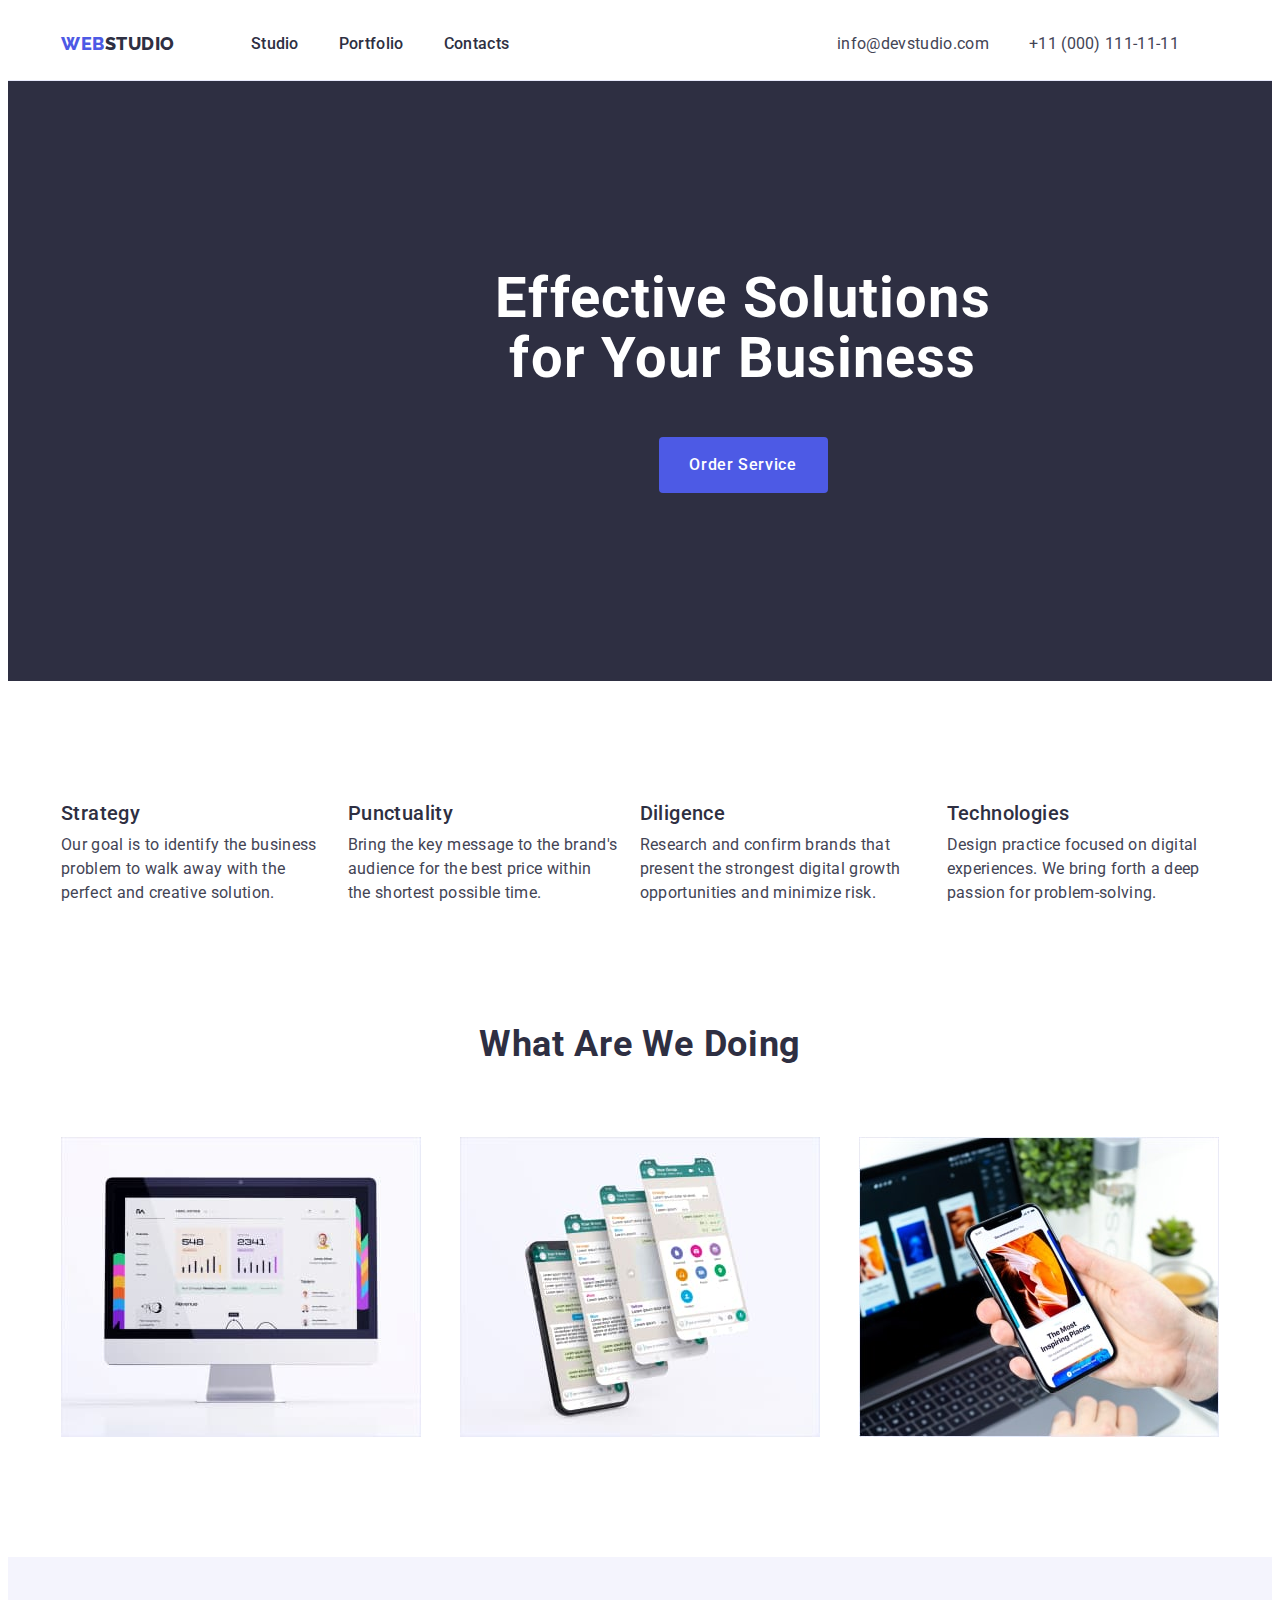
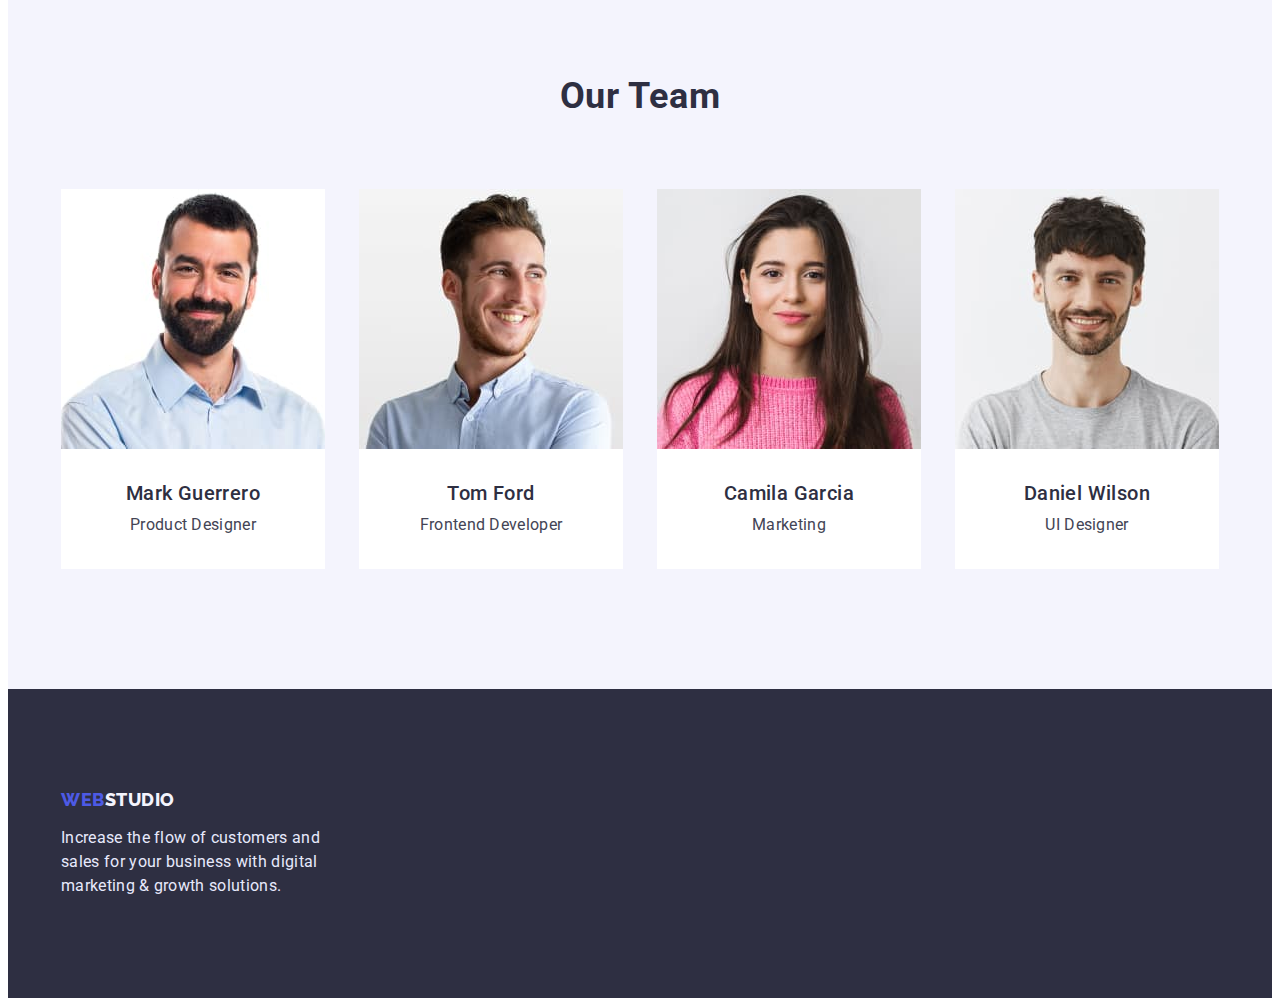
<file: index.html>
<!DOCTYPE html>
<html lang="en">
  <head>
    <meta charset="UTF-8" />
    <meta http-equiv="X-UA-Compatible" content="IE=edge" />
    <meta name="viewport" content="width=device-width, initial-scale=1.0" />
    <title>Web studio</title>
    <link rel="preconnect" href="https://fonts.googleapis.com" />
    <link rel="preconnect" href="https://fonts.gstatic.com" crossorigin />
    <link
      rel="stylesheet"
      href="https://cdnjs.cloudflare.com/ajax/libs/modern-normalize/1.1.0/modern-normalize.min.css"
      integrity="sha512-wpPYUAdjBVSE4KJnH1VR1HeZfpl1ub8YT/NKx4PuQ5NmX2tKuGu6U/JRp5y+Y8XG2tV+wKQpNHVUX03MfMFn9Q=="
      crossorigin="anonymous"
      referrerpolicy="no-referrer"
    />
    <link
      href="https://fonts.googleapis.com/css2?family=Raleway:wght@800&family=Roboto:wght@400;500;700;900&display=swap"
      rel="stylesheet"
    />
    <link rel="stylesheet" href="./css/styles.css" />
  </head>
  <body class="body" id="body">
    <!-- HEADER -->
    <header class="header">
      <div class="container header-container">
        <nav class="header-nav">
          <a class="logo-w link" href="./index.html"
            >Web<span class="logo-s link">Studio</span></a
          >

          <ul class="header-list list">
            <li class="header-item">
              <a class="header-link link" href="./index.html">Studio</a>
            </li>
            <li class="header-item">
              <a class="header-link link" href="./portfolio.html">Portfolio</a>
            </li>
            <li class="header-item">
              <a class="header-link link" href="">Contacts</a>
            </li>
          </ul>
        </nav>
        <address class="adress">
          <ul class="header-list list">
            <li class="header-item-contacts">
              <a class="contacts-site link" href="mailto:info@devstudio.com"
                >info@devstudio.com</a
              >
            </li>
            <li class="header-item-contacts">
              <a class="contacts-site link" href="tel:+110001111111"
                >+11 (000) 111-11-11</a
              >
            </li>
          </ul>
        </address>
      </div>
    </header>
    <!-- MAIN -->
    <main>
      <!-- SECTION 1 -->
      <section class="hero">
        <div class="container-hero">
          <h1 class="hero-title">Effective Solutions for Your Business</h1>
          <button class="button" type="button">Order Service</button>
        </div>
      </section>
      <!-- SECTION 2 -->
      <section class="section">
        <div class="container proces-container">
          <h2 class="section-title" hidden>Proces</h2>
          <ul class="proces-list list">
            <li class="section-items">
              <h3 class="secondary-title">Strategy</h3>
              <p class="section-text">
                Our goal is to identify the business problem to walk away with
                the perfect and creative solution.
              </p>
            </li>
            <li class="section-items">
              <h3 class="secondary-title">Punctuality</h3>
              <p class="section-text">
                Bring the key message to the brand's audience for the best price
                within the shortest possible time.
              </p>
            </li>
            <li class="section-items">
              <h3 class="secondary-title">Diligence</h3>
              <p class="section-text">
                Research and confirm brands that present the strongest digital
                growth opportunities and minimize risk.
              </p>
            </li>
            <li class="section-items">
              <h3 class="secondary-title">Technologies</h3>
              <p class="section-text">
                Design practice focused on digital experiences. We bring forth a
                deep passion for problem-solving.
              </p>
            </li>
          </ul>
        </div>
      </section>
      <!-- SECTION 3 -->
      <section class="section doing">
        <div class="container container-doing">
          <h2 class="section-img-title">What are we doing</h2>
          <ul class="list-img list">
            <li class="items-img">
              <img
                class="item-img"
                src="./images/img-1.jpg"
                alt="computer"
                width="360"
                height="300"
              />
            </li>
            <li class="items-img">
              <img
                class="item-img"
                src="./images/img-2.jpg"
                alt="telefon"
                width="360"
                height="300"
              />
            </li>
            <li class="items-img">
              <img
                class="item-img"
                src="./images/images-3-min.jpg"
                alt="techical"
                width="360"
                height="300"
              />
            </li>
          </ul>
        </div>
      </section>
      <!-- SECTION 4 -->
      <section class="our-team section">
        <div class="container">
          <h2 class="section-team-title">Our Team</h2>
          <ul class="list-team list">
            <li class="items-team">
              <img
                class="item-img"
                src="./images/Mark_Guerrero.jpg"
                alt="Mark Guerrero"
                width="264"
                height="260"
              />
              <div class="beckground-text">
                <h3 class="secondary-title-team">Mark Guerrero</h3>
                <p class="team-text">Product Designer</p>
              </div>
            </li>
            <li class="items-team">
              <img
                class="item-img"
                src="./images/Tom_Ford.jpg"
                alt="Tom Ford"
                width="264"
                height="260"
              />
              <div class="beckground-text">
                <h3 class="secondary-title-team">Tom Ford</h3>
                <p class="team-text">Frontend Developer</p>
              </div>
            </li>
            <li class="items-team">
              <img
                class="item-img"
                src="./images/Camila_Garcia.jpg"
                alt="Camila Garcia"
                width="264"
                height="260"
              />
              <div class="beckground-text">
                <h3 class="secondary-title-team">Camila Garcia</h3>
                <p class="team-text">Marketing</p>
              </div>
            </li>
            <li class="items-team">
              <img
                class="item-img"
                src="./images/Daniel_Wilson.jpg"
                alt="Daniel Wilson"
                width="264"
                height="260"
              />
              <div class="beckground-text">
                <h3 class="secondary-title-team">Daniel Wilson</h3>
                <p class="team-text">UI Designer</p>
              </div>
            </li>
          </ul>
        </div>
      </section>
    </main>
    <footer class="footer">
      <div class="container ">
        <a class="logo-w-footer link logo-footer" href="./index.html"
          >Web<span class="footer-logo-s">Studio</span></a
        >

        <p class="footer-section-text section-text">
          Increase the flow of customers and sales for your business with
          digital marketing & growth solutions.
        </p>
      </div>
    </footer>
  </body>
</html>
</file>
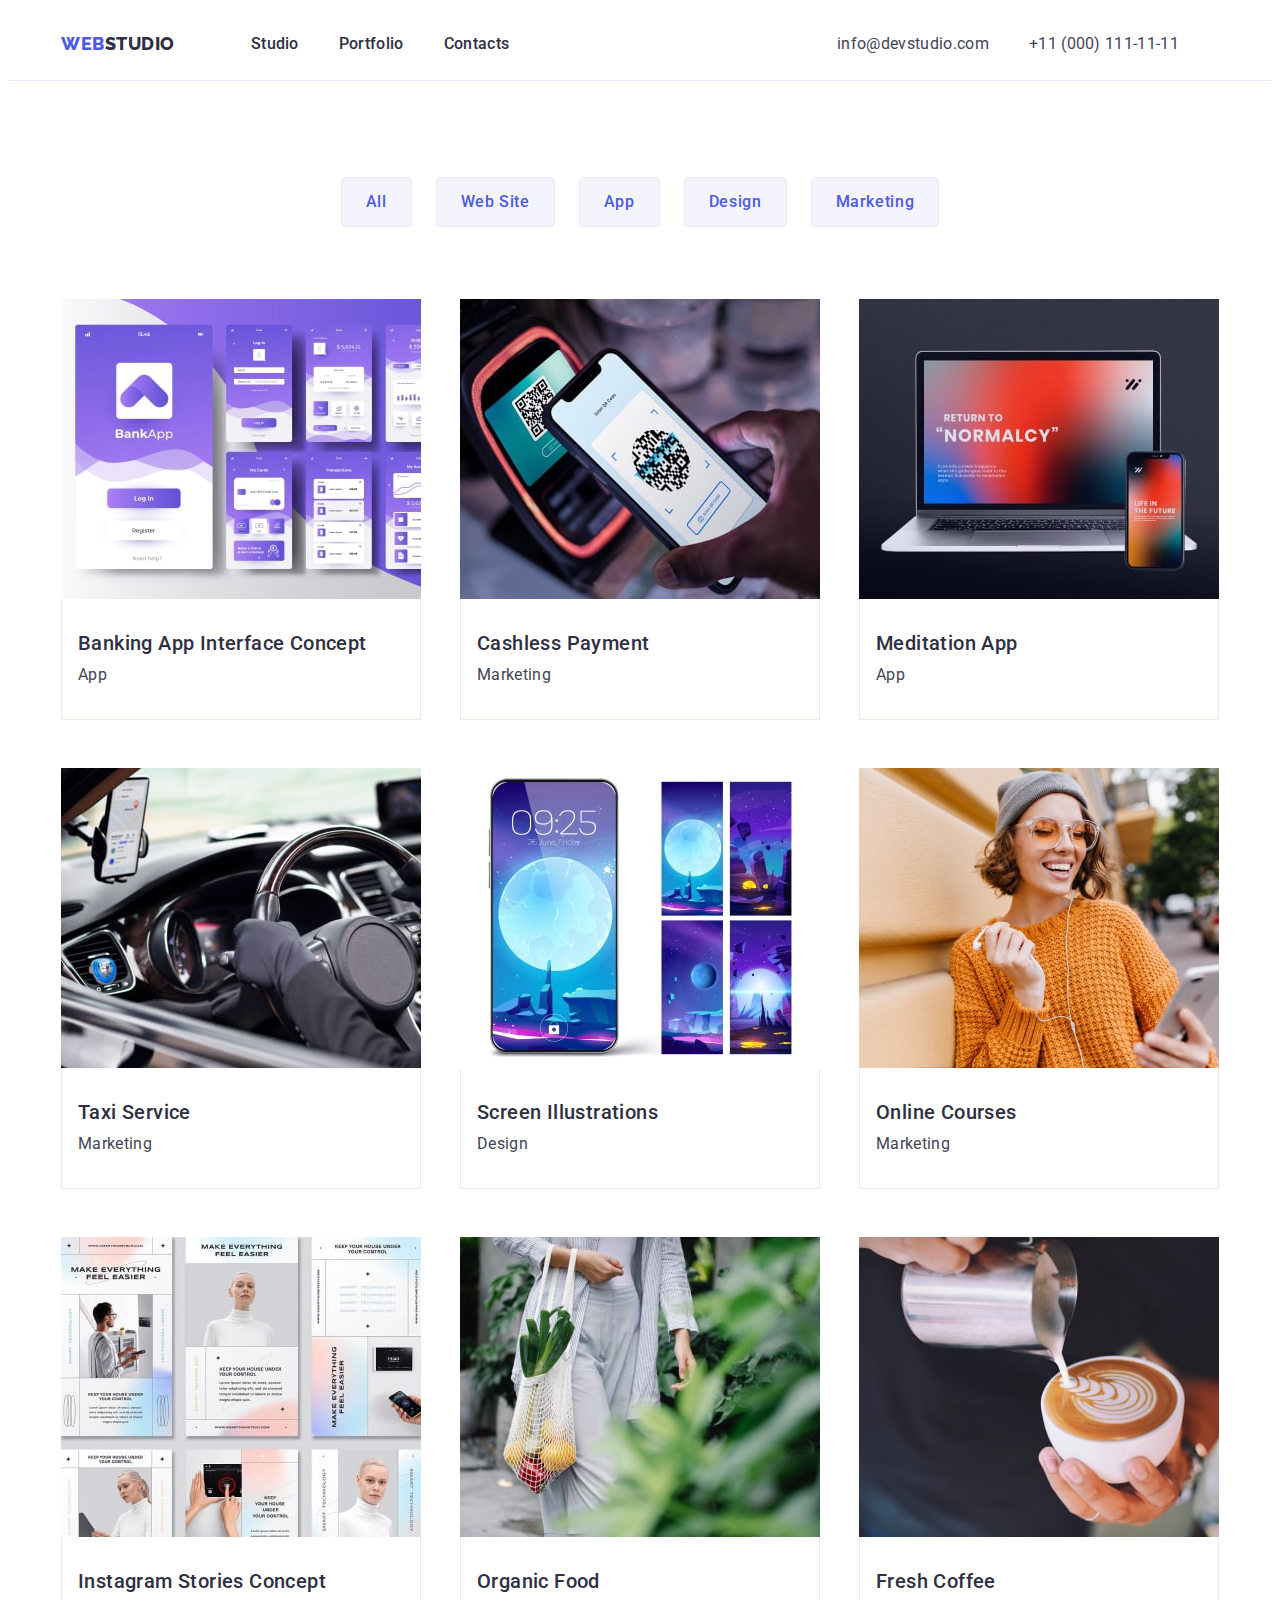
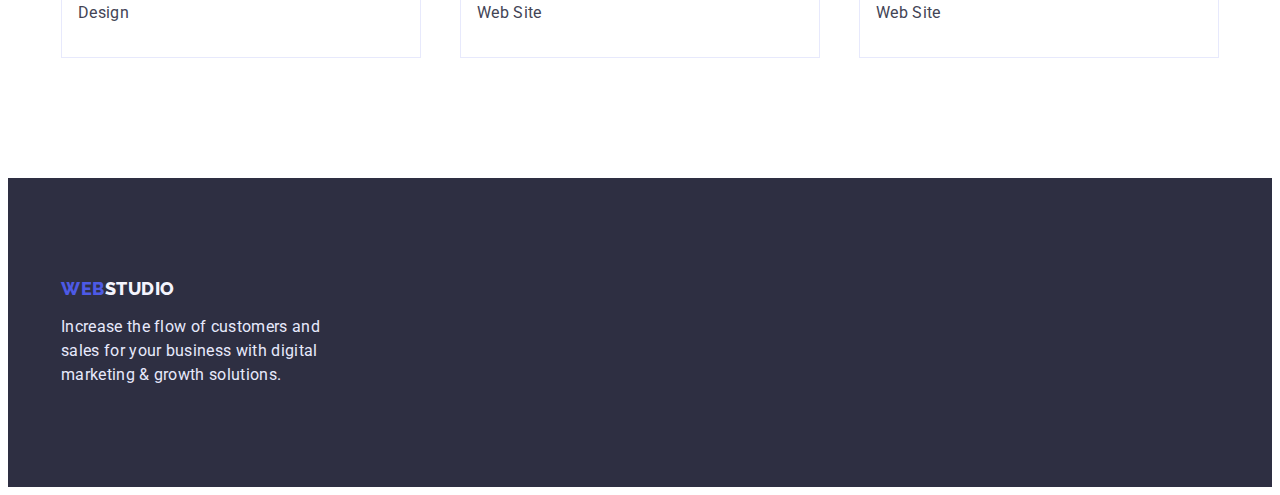
<file: portfolio.html>
<!DOCTYPE html>
<html lang="en">
  <head>
    <meta charset="UTF-8" />
    <meta http-equiv="X-UA-Compatible" content="IE=edge" />
    <meta name="viewport" content="width=device-width, initial-scale=1.0" />
    <title>Portfolio</title>
    <link rel="preconnect" href="https://fonts.googleapis.com" />
    <link rel="preconnect" href="https://fonts.gstatic.com" crossorigin />
    <link
      rel="stylesheet"
      href="https://cdnjs.cloudflare.com/ajax/libs/modern-normalize/1.1.0/modern-normalize.min.css"
      integrity="sha512-wpPYUAdjBVSE4KJnH1VR1HeZfpl1ub8YT/NKx4PuQ5NmX2tKuGu6U/JRp5y+Y8XG2tV+wKQpNHVUX03MfMFn9Q=="
      crossorigin="anonymous"
      referrerpolicy="no-referrer"
    />
    <link
      href="https://fonts.googleapis.com/css2?family=Raleway:wght@800&family=Roboto:wght@400;500;700;900&display=swap"
      rel="stylesheet"
    />
    <link rel="stylesheet" href="./css/styles.css" />
  </head>
  <body class="body" id="body">
    <!-- HEADER -->
    <header class="header">
      <div class="container header-container">
        <nav class="header-nav">
          <a class="logo-w link" href="./index.html"
            >Web<span class="logo-s link">Studio</span></a
          >

          <ul class="header-list list">
            <li class="header-item">
              <a class="header-link link" href="./index.html">Studio</a>
            </li>
            <li class="header-item">
              <a class="header-link link" href="./portfolio.html">Portfolio</a>
            </li>
            <li class="header-item">
              <a class="header-link link" href="">Contacts</a>
            </li>
          </ul>
        </nav>
        <address class="adress">
          <ul class="header-list list">
            <li class="header-item-contacts">
              <a class="contacts-site link" href="mailto:info@devstudio.com"
                >info@devstudio.com</a
              >
            </li>
            <li class="header-item-contacts">
              <a class="contacts-site link" href="tel:+110001111111"
                >+11 (000) 111-11-11</a
              >
            </li>
          </ul>
        </address>
      </div>
    </header>
    <!-- MAIN -->
    <main>
      <!-- Navigation -->
      <section class="section-portfolio ">
        <div class="container">
          <h1 hidden>Navigation</h1>
          <ul class="list container-portfolio-button">
            <li class="item-portfolio">
              <button class="button-portfolio" type="button">All</button>
            </li>
            <li class="item-portfolio">
              <button class="button-portfolio" type="button">Web Site</button>
            </li>
            <li class="item-portfolio">
              <button class="button-portfolio" type="button">App</button>
            </li>
            <li class="item-portfolio">
              <button class="button-portfolio" type="button">Design</button>
            </li>
            <li class="item-portfolio">
              <button class="button-portfolio" type="button">Marketing</button>
            </li>
          </ul>
        </div>

        <!-- Section 1 -->
        <div class="container">
          <ul class="list portfolio-img-list">
            <li class="portfolio-img-item">
              <a class="link" href="">
                <img
                  class="item-img"
                  src="./images/banking-app-min.jpg"
                  alt="Banking App Interface Concept"
                  width="360"
                  height="300"
                />
                <div class="portfolio-img-text">
                  <h2 class="secondary-title-portfolio">
                    Banking App Interface Concept
                  </h2>
                  <p class="section-text portfilio-section-text">App</p>
                </div></a
              >
            </li>

            <li class="portfolio-img-item">
              <a class="link" href="">
                <img
                  class="item-img"
                  src="./images/payment-min.jpg"
                  alt="Cashless Payment"
                  width="360"
                  height="300"
                />
                <div class="portfolio-img-text">
                  <h2 class="secondary-title-portfolio">Cashless Payment</h2>
                  <p class="section-text portfilio-section-text">Marketing</p>
                </div></a
              >
            </li>

            <li class="portfolio-img-item">
              <a class="link" href="">
                <img
                  class="item-img"
                  src="./images/meditaion-app-min.jpg"
                  alt="Meditaion App"
                  width="360"
                  height="300"
                />
                <div class="portfolio-img-text">
                  <h2 class="secondary-title-portfolio">Meditation App</h2>
                  <p class="section-text portfilio-section-text">App</p>
                </div></a
              >
            </li>

            <li class="portfolio-img-item">
              <a class="link" href=""
                ><img
                  class="item-img"
                  src="./images/taxi-service-min.jpg"
                  alt="Taxi Service"
                  width="360"
                  height="300"
                />
                <div class="portfolio-img-text">
                  <h2 class="secondary-title-portfolio">Taxi Service</h2>
                  <p class="section-text portfilio-section-text">Marketing</p>
                </div></a
              >
            </li>

            <li class="portfolio-img-item">
              <a class="link" href="">
                <img
                  class="item-img"
                  src="./images/screen-illustrations-min.jpg"
                  alt="Screen Illustrations"
                  width="360"
                  height="300"
                />
                <div class="portfolio-img-text">
                  <h2 class="secondary-title-portfolio">
                    Screen Illustrations
                  </h2>
                  <p class="section-text portfilio-section-text">Design</p>
                </div></a
              >
            </li>

            <li class="portfolio-img-item">
              <a class="link" href=""
                ><img
                  class="item-img"
                  src="./images/online-courses-min.jpg"
                  alt="Online Courses"
                  width="360"
                  height="300"
                />
                <div class="portfolio-img-text">
                  <h2 class="secondary-title-portfolio">Online Courses</h2>
                  <p class="section-text portfilio-section-text">Marketing</p>
                </div></a
              >
            </li>

            <li class="portfolio-img-item">
              <a class="link" href=""
                ><img
                  class="item-img"
                  src="./images/instagram-stories-concept-min.jpg"
                  alt="Instagram Stories Concept"
                  width="360"
                  height="300"
                />
                <div class="portfolio-img-text">
                  <h2 class="secondary-title-portfolio">
                    Instagram Stories Concept
                  </h2>
                  <p class="section-text portfilio-section-text">Design</p>
                </div></a
              >
            </li>

            <li class="portfolio-img-item">
              <a class="link" href=""
                ><img
                  class="item-img"
                  src="./images/organic-food-min.jpg"
                  alt="Organic Food"
                  width="360"
                  height="300"
                />
                <div class="portfolio-img-text">
                  <h2 class="secondary-title-portfolio">Organic Food</h2>
                  <p class="section-text portfilio-section-text">Web Site</p>
                </div></a
              >
            </li>

            <li class="portfolio-img-item">
              <a class="link" href=""
                ><img
                  class="item-img"
                  src="./images/fresh-coffee-min.jpg"
                  alt="Fresh Coffee"
                  width="360"
                  height="300"
                />
                <div class="portfolio-img-text">
                  <h2 class="secondary-title-portfolio">Fresh Coffee</h2>
                  <p class="section-text portfilio-section-text">Web Site</p>
                </div></a
              >
            </li>
          </ul>
        </div>
      </section>
    </main>
    <!-- Footer -->
    <footer class="footer">
      <div class="container ">
        <a class="logo-w-footer link logo-footer" href="./index.html"
          >Web<span class="footer-logo-s">Studio</span></a
        >

        <p class="footer-section-text section-text">
          Increase the flow of customers and sales for your business with
          digital marketing & growth solutions.
        </p>
      </div>
    </footer>
  </body>
</html>
</file>
<file: css/styles.css>
:root {
  --accent-color: #404bbf;
  --primary-font: "Roboto", sans-serif;
  --secondary-font: "Raleway", sans-serif;
  --primaru-text-color: #2e2f42;
  --secondary-text-color: #434455;
  --button-color: #4d5ae5;
}

h1,
h2,
h3,
h4,
p {
  margin-top: 0;
  margin-bottom: 0;
}

ul,
ol {
  margin-top: 0;
  margin-bottom: 0;
  padding-left: 0;
}
img {
  display: block;
  width: 100%;
  height: auto;
}
button {
  cursor: pointer;
}

body {
  font-family: var(--primary-font);
  color: var(--secondary-text-color);
}
.container {
  width: 1158px;
  margin-left: auto;
  margin-right: auto;
  padding-left: 15px;
  padding-right: 15px;
}

.list {
  list-style: none;
}

.link {
  text-decoration: none;
}

.logo-w:focus,
.header-link:focus,
.contacts-site:focus,
.logo-w:hover,
.header-link:hover,
.contacts-site:hover {
  color: #404bbf;
}

/* =================Components================ */

.button-portfolio:hover,
.button-portfolio:focus {
  background: #404bbf;
  color: #ffffff;
}

.button-portfolio {
  font-family: var(--primary-font);

  font-weight: 500;
  font-size: 16px;
  line-height: 1.5;

  letter-spacing: 0.04em;

  color: var(--button-color);
  background: #f4f4fd;
  border-radius: 4px;
  border: 1px solid #e7e9fc;
  padding: 12px 24px 12px 24px;
}

.button {
  font-family: var(--primary-font);

  font-weight: 500;
  font-size: 16px;
  line-height: 1.5;

  letter-spacing: 0.04em;

  color: #ffffff;
  background: #4d5ae5;

  width: 169px;
  height: 56px;
  text-align: center;

  margin: auto;
  display: block;
  border-radius: 4px;
  border: #2e2f42;
}

.button:hover,
.button:focus {
  background: #404bbf;
  color: #ffffff;
}

/* =======================Header======================== */
.header {
  border-bottom: 1px solid #e7e9fc;
}
.header-container {
  display: flex;
  align-items: center;
  justify-content: space-between;
}
.header-nav {
  display: flex;
  align-items: center;
}
.header-list {
  display: flex;
  align-items: center;
  padding-top: 24px;
  padding-bottom: 24px;
}
.logo-w {
  font-family: var(--secondary-font);

  font-weight: 800;
  font-size: 18px;
  line-height: 1.17;

  letter-spacing: 0.03em;
  text-transform: uppercase;

  color: #4d5ae5;

  margin-right: 76px;
  padding-top: 24px;
  padding-bottom: 24px;
}
.header-item:not(:last-child) {
  margin-right: 40px;
}
.logo-s {
  color: var(--primaru-text-color);
}

.adress {
  font-style: normal;
}

.contacts-site {
  font-size: 16px;
  line-height: 1.5;

  letter-spacing: 0.02em;

  color: var(--secondary-text-color);
  margin-right: 40px;
}

.header-link {
  font-weight: 500;
  font-size: 16px;
  line-height: 1.5;

  letter-spacing: 0.02em;

  color: var(--primaru-text-color);
}

/* ================Section=================== */
.container-hero {
  width: 1440px;

  margin-left: auto;
  margin-right: auto;
  padding-left: 15px;
  padding-right: 15px;
}

.section {
  padding-top: 120px;
}
.section-items:not(:last-child) {
  margin-right: 22px;
}
.proces-container {
  display: flex;
  align-items: center;
  justify-content: space-between;
}
.doing{
  padding-bottom: 120px;
}
.hero-title {
  font-size: 56px;
  line-height: 1.07;

  text-align: center;
  letter-spacing: 0.02em;

  color: #ffffff;
  width: 496px;
  margin-left: auto;
  margin-right: auto;
  margin-bottom: 48px;
  
}

.hero {
  background: #2e2f42;
  padding-top: 188px;
  padding-bottom: 188px;
}

.secondary-title {
  font-weight: 500;
  font-size: 20px;
  line-height: 1.2;
  
  letter-spacing: 0.02em;
  color: var(--primaru-text-color);
  
  margin-bottom: 8px;
}



.secondary-img-title {
  font-weight: 500;
  font-size: 20px;
  line-height: 1.2;

  letter-spacing: 0.02em;
  text-align: center;
  text-transform: capitalize;
}

.section-team-title {
  font-size: 36px;
  line-height: 1.11;

  letter-spacing: 0.02em;
  text-align: center;
  text-transform: capitalize;
  color: var(--primaru-text-color);

  margin-bottom: 72px;
}

.section-text {
  font-size: 16px;
  line-height: 1.5;

  letter-spacing: 0.02em;

  color: var(--secondary-text-color);
  
  align-items: stretch
}
.section-title {
  font-size: 36px;
  line-height: 1.11;

  letter-spacing: 0.02em;
  
}

.sectiom-team {
  background: #f4f4fd;
}
.secondary-title-team{
  font-weight: 500;
  font-size: 20px;
  line-height: 1.2;
  
  letter-spacing: 0.02em;
  color: var(--primaru-text-color);
  
  margin-bottom: 8px;
  text-align: center;

}
.team-text {
  font-size: 16px;
  line-height: 1.5;

  letter-spacing: 0.02em;

  color: var(--secondary-text-color);
  text-align: center;
  
 
}

.proces-list {
  display: flex;
  align-items: center;
  justify-content: space-between;
}
.section-img-title {
  font-size: 36px;
  line-height: 1.11;

  letter-spacing: 0.02em;
  text-align: center;
  text-transform: capitalize;
  color: var(--primaru-text-color);

  margin-bottom: 72px;
}

.list-img {
  display: flex;
  align-items: center;
  justify-content: space-between;
  
}
.list-team {
  display: flex;
  align-items: center;
  justify-content: space-between;
  
}

.our-team {
  background: #f4f4fd;
  padding-bottom: 120px;
}
.beckground-text {
  background: #ffffff;
  padding-top: 32px;
  padding-bottom: 32px;
  padding-left: 16px;
  padding-right: 16px;
}

/* ===========Footer=============== */

.footer {
  background-color: var(--primaru-text-color);
  padding-top: 100px;
  padding-bottom: 100px;
}
.logo-w-footer {
  font-family: var(--secondary-font);

  font-weight: 800;
  font-size: 18px;
  line-height: 1.17;

  letter-spacing: 0.03em;
  text-transform: uppercase;

  color: #4d5ae5;
  
   margin-bottom: 16px;
}
.footer-logo-s {
  color: #f4f4fd;
}

.footer-section-text {
  width: 264px;
  margin-top: 16px;
  
  color: #e7e9fc;
}

.container-portfolio-button {
  display: flex;

  justify-content: center;
  
  margin-bottom: 72px;
}
.item-portfolio:not(:last-child) {
  margin-right: 24px;
}

.portfolio-img-list {
  display: flex;
  justify-content: space-between;
  flex-wrap: wrap;
  row-gap: 48px;
}

.secondary-title-portfolio {
  font-weight: 500;
  font-size: 20px;
  line-height: 1.2;

  letter-spacing: 0.02em;
  color: var(--primaru-text-color);
  margin-bottom: 8px;
  
}



.section-portfolio {
  padding-bottom: 120px;
  padding-top: 96px;
}
.portfolio-img-text{
  padding-top: 32px;
  padding-bottom: 32px;
  padding-left: 16px;
  border-bottom: 1px solid  #e7e9fc;
  border-left: 1px solid  #e7e9fc;
  border-right: 1px solid  #e7e9fc;
}
</file>
